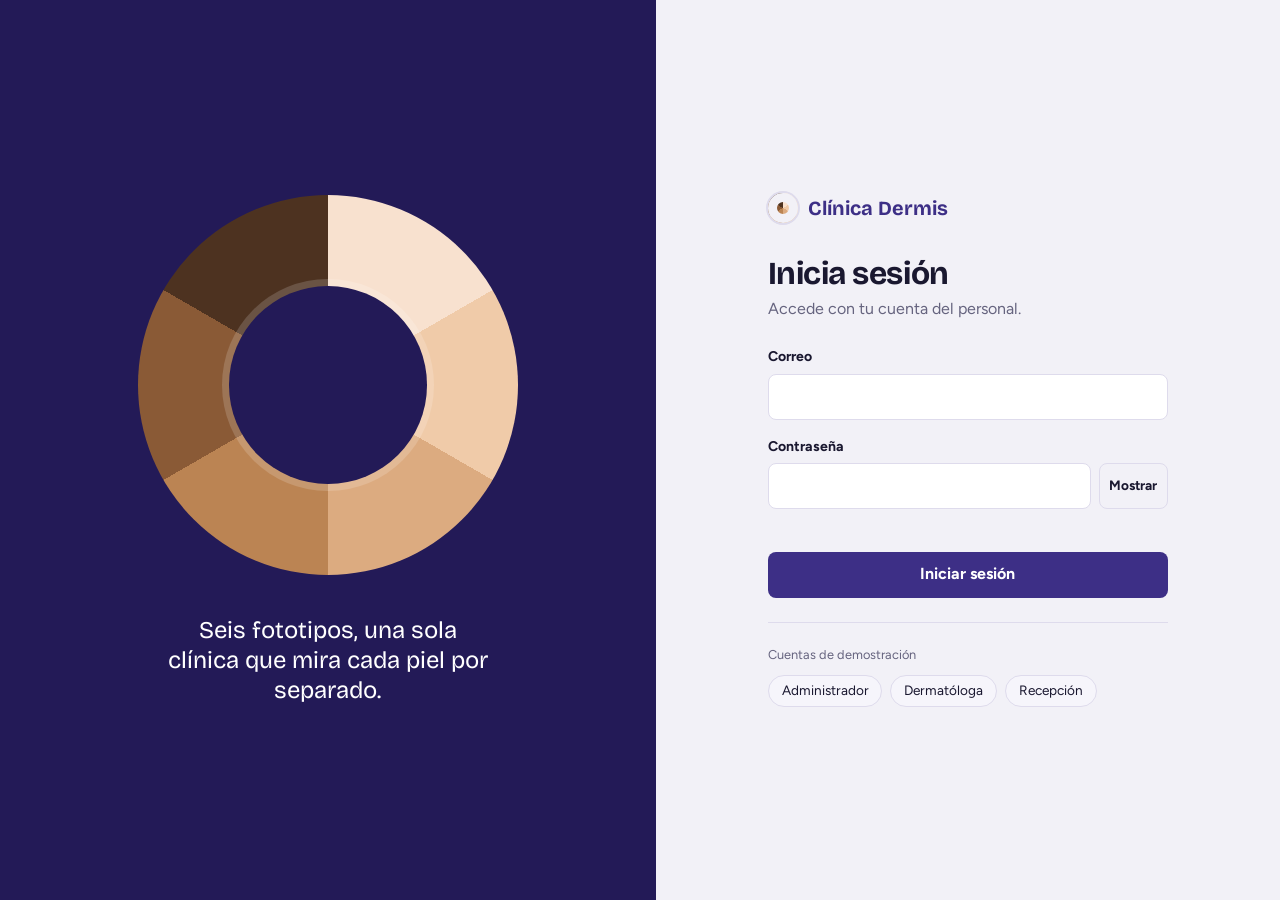
<file: index.html>
<!DOCTYPE html>
<html lang="es"><head><meta charset="UTF-8"><meta name="viewport" content="width=device-width,initial-scale=1">
<link rel="preconnect" href="https://fonts.googleapis.com"><link rel="preconnect" href="https://fonts.gstatic.com" crossorigin>
<link href="https://fonts.googleapis.com/css2?family=Bricolage+Grotesque:opsz,wght@12..96,500;12..96,700&family=Figtree:wght@400;500;700&display=swap" rel="stylesheet">
<link rel="stylesheet" href="css/styles.css">
<script>document.documentElement.dataset.theme=localStorage.getItem("derma_tema")||(matchMedia("(prefers-color-scheme: dark)").matches?"dark":"light")</script><title>Clínica Dermis</title></head>
<body>
<div class="app">
  <aside class="sidebar">
    <div class="marca"><span class="logo"></span>Clínica Dermis</div>
    <nav id="nav" aria-label="Principal"></nav>
    <div class="side-foot">
      <div class="tonos"><i></i><i></i><i></i><i></i><i></i><i></i></div>
      <div id="usuario" class="usuario"></div>
      <button class="btn side" id="tema"></button>
      <button class="btn side" id="salir"></button>
    </div>
  </aside>
  <main class="main">
    <header class="top"><h1 id="titulo"></h1><span class="fecha" id="fecha"></span></header>
    <div id="vista"></div>
  </main>
</div>
<script type="module" src="js/app.js"></script>
</body></html>
</file>
<file: css/styles.css>
/* Clínica Dermis · paleta H&E (hematoxilina y eosina) + escala de fototipos de Fitzpatrick */
:root{
  --bg:#f2f1f7;--surface:#fff;--surface-2:#f6f5fb;--ink:#1a1830;--muted:#66647f;--line:#dedbec;
  --primary:#3d2f86;--primary-ink:#fff;--primary-soft:#e8e5fa;--accent:#e5628f;--side:#231a57;
  --ok:#12805f;--warn:#b97a0a;--danger:#c8362f;
  --ok-t:#0d6b50;--warn-t:#7a5200;--danger-t:#a82a24;
  --f1:#f8e1cf;--f2:#f0cba9;--f3:#dcab80;--f4:#bb8453;--f5:#8a5a36;--f6:#4d3220;
  --display:'Bricolage Grotesque',system-ui,sans-serif;--sans:'Figtree',system-ui,sans-serif;
}
[data-theme=dark]{
  color-scheme:dark;
  --bg:#12102a;--surface:#1b1838;--surface-2:#221f45;--ink:#ece9fb;--muted:#a09dc0;--line:#2f2b57;
  --primary:#a99bff;--primary-ink:#14102f;--primary-soft:#2a2556;--side:#0d0b20;
  --ok-t:#5fe0b5;--warn-t:#f2c25e;--danger-t:#ff8b84;
}
*{box-sizing:border-box;margin:0;padding:0}
body{font-family:var(--sans);background:var(--bg);color:var(--ink);min-height:100vh;line-height:1.55}
h1,h2,h3{font-family:var(--display);font-weight:700;letter-spacing:-.015em;line-height:1.15}
h3{font-size:1.1rem;margin-bottom:1rem}
a{color:inherit;text-decoration:none}
small,.muted{color:var(--muted)} small{font-size:.8rem}
:focus-visible{outline:3px solid var(--accent);outline-offset:2px}
button{font:inherit;cursor:pointer}

/* Marca y tira de fototipos */
.marca{display:flex;align-items:center;gap:.65rem;font-family:var(--display);font-size:1.25rem;font-weight:700}
.logo{width:30px;height:30px;border-radius:50%;flex:none;
  background:conic-gradient(var(--f1) 0 60deg,var(--f2) 0 120deg,var(--f3) 0 180deg,var(--f4) 0 240deg,var(--f5) 0 300deg,var(--f6) 0 360deg);
  box-shadow:inset 0 0 0 9px var(--side),0 0 0 2px rgba(255,255,255,.25)}
.tonos{display:flex;height:6px;border-radius:3px;overflow:hidden}
.tonos i{flex:1}
.tonos i:nth-child(1){background:var(--f1)}.tonos i:nth-child(2){background:var(--f2)}.tonos i:nth-child(3){background:var(--f3)}
.tonos i:nth-child(4){background:var(--f4)}.tonos i:nth-child(5){background:var(--f5)}.tonos i:nth-child(6){background:var(--f6)}

/* Estructura */
.app{display:grid;grid-template-columns:250px 1fr;min-height:100vh}
.sidebar{position:sticky;top:0;height:100vh;display:flex;flex-direction:column;gap:1.75rem;padding:1.5rem 1rem;background:var(--side);color:#fff}
.sidebar .marca .logo{box-shadow:inset 0 0 0 9px var(--side),0 0 0 2px rgba(255,255,255,.3)}
#nav{display:flex;flex-direction:column;gap:.2rem;flex:1}
#nav a{display:flex;align-items:center;gap:.75rem;padding:.65rem .85rem;border-radius:8px;color:rgba(255,255,255,.72);font-weight:500;border-left:3px solid transparent;transition:background .2s,color .2s}
#nav a:hover{background:rgba(255,255,255,.08);color:#fff}
#nav a.activa{background:rgba(255,255,255,.13);color:#fff;border-left-color:var(--accent);font-weight:700}
.side-foot{display:flex;flex-direction:column;gap:.5rem}
.usuario{display:flex;align-items:center;gap:.7rem;padding:.6rem 0}
.usuario strong{display:block;font-size:.9rem;line-height:1.2}
.usuario small{color:rgba(255,255,255,.6)}
.avatar{width:38px;height:38px;border-radius:50%;display:grid;place-items:center;background:var(--accent);color:#fff;font-weight:700;font-size:.85rem;flex:none}
.avatar.sm{width:32px;height:32px;font-size:.72rem;background:var(--primary);color:var(--primary-ink)}
.main{padding:2rem clamp(1rem,3vw,2.75rem) 3rem;min-width:0}
.top{display:flex;justify-content:space-between;align-items:baseline;gap:1rem;margin-bottom:1.5rem;flex-wrap:wrap}
.top h1{font-size:2rem}
.fecha{color:var(--muted);text-transform:capitalize}
.entra{animation:entra .35s ease both}
@keyframes entra{from{opacity:0;transform:translateY(8px)}to{opacity:1;transform:none}}

/* Componentes base */
.card{background:var(--surface);border:1px solid var(--line);border-radius:10px;padding:1.4rem}
.grid{display:grid;gap:1.25rem;margin-bottom:1.25rem}
.dos{grid-template-columns:repeat(auto-fit,minmax(320px,1fr))}
.split{display:grid;grid-template-columns:minmax(300px,420px) 1fr;gap:1.25rem;align-items:start}
.vacio{padding:2rem;text-align:center;color:var(--muted)}
.cargando{padding:3rem;text-align:center;color:var(--muted)}
.btn{display:inline-flex;align-items:center;justify-content:center;gap:.45rem;padding:.6rem 1.1rem;border-radius:8px;border:1px solid transparent;font-weight:700;transition:filter .15s,background .15s}
.btn.primary{background:var(--primary);color:var(--primary-ink)}
.btn.primary:hover{filter:brightness(1.12)}
.btn.ghost{background:transparent;border-color:var(--line);color:var(--ink)}
.btn.ghost:hover{background:var(--surface-2)}
.btn.side{background:transparent;color:rgba(255,255,255,.75);justify-content:flex-start;padding:.5rem .6rem;font-weight:500}
.btn.side:hover{background:rgba(255,255,255,.08);color:#fff}
.btn.sm{padding:.35rem .6rem;font-size:.85rem}
.btn.block{width:100%}
.btn:disabled{opacity:.55;cursor:wait}
.danger-t{color:var(--danger-t)}
.field{display:flex;flex-direction:column;gap:.35rem;margin-bottom:1rem}
.field label,.check{font-size:.88rem;font-weight:700}
.row{display:grid;grid-template-columns:1fr 1fr;gap:1rem}
input,select,textarea{font:inherit;color:var(--ink);background:var(--surface);border:1px solid var(--line);border-radius:8px;padding:.6rem .75rem;width:100%}
input:focus,select:focus,textarea:focus{outline:2px solid var(--primary);border-color:transparent}
textarea{resize:vertical;min-height:70px}
.check{display:flex;align-items:center;gap:.6rem;margin-bottom:.8rem;font-weight:500}
.check input{width:auto}
input[type=range]{padding:0;accent-color:var(--primary)}
.barra{display:flex;justify-content:space-between;align-items:center;gap:1rem;margin-bottom:1.25rem;flex-wrap:wrap}
.buscar{display:flex;align-items:center;gap:.6rem;background:var(--surface);border:1px solid var(--line);border-radius:8px;padding:0 .8rem;min-width:min(340px,100%)}
.buscar input{border:0;background:transparent;padding:.65rem 0}
.buscar input:focus{outline:none}
.buscar:focus-within{outline:2px solid var(--primary)}
.filtros{display:flex;gap:.6rem;flex-wrap:wrap;align-items:center}
.filtros input,.filtros select{width:auto}
.error{color:var(--danger-t);min-height:1.4em;font-size:.9rem;margin-bottom:.4rem}

/* Tablas e insignias */
.tabla-wrap{padding:0;overflow-x:auto}
table{width:100%;border-collapse:collapse}
th{text-align:left;font-size:.82rem;color:var(--muted);font-weight:700;padding:.85rem 1rem;border-bottom:1px solid var(--line);white-space:nowrap}
td{padding:.8rem 1rem;border-bottom:1px solid var(--line);vertical-align:middle}
tr:last-child td{border-bottom:0}
tbody tr:hover{background:var(--surface-2)}
.persona{display:flex;align-items:center;gap:.75rem}
.persona small{display:block}
.acciones{white-space:nowrap;text-align:right}
.dot{display:inline-block;width:12px;height:12px;border-radius:50%;margin-right:.45rem;vertical-align:-1px;box-shadow:inset 0 0 0 1px rgba(0,0,0,.15)}
.badge{display:inline-block;padding:.15rem .55rem;border-radius:5px;font-size:.78rem;font-weight:700;margin-right:.3rem}
.badge.ok{background:rgba(18,128,95,.14);color:var(--ok-t)}
.badge.warn{background:rgba(185,122,10,.16);color:var(--warn-t)}
.badge.danger{background:rgba(200,54,47,.14);color:var(--danger-t)}
.badge.info{background:var(--primary-soft);color:var(--primary)}
.badge.muted{background:var(--surface-2);color:var(--muted)}

/* Modal y avisos */
.overlay{position:fixed;inset:0;background:rgba(18,12,48,.55);backdrop-filter:blur(3px);display:grid;place-items:center;padding:1rem;z-index:50;animation:entra .2s ease both}
.modal{background:var(--surface);border-radius:12px;width:100%;max-height:92vh;overflow:auto;box-shadow:0 24px 60px rgba(10,6,40,.4)}
.modal header{display:flex;justify-content:space-between;align-items:center;padding:1.1rem 1.4rem;border-bottom:1px solid var(--line);position:sticky;top:0;background:var(--surface)}
.modal header h3{margin:0}
.modal .body{padding:1.4rem}
.modal footer{display:flex;justify-content:flex-end;gap:.6rem;margin-top:.5rem}
#toasts{position:fixed;right:1rem;bottom:1rem;display:flex;flex-direction:column;gap:.5rem;z-index:60}
.toast{background:var(--ink);color:var(--bg);padding:.75rem 1.1rem;border-radius:8px;font-weight:500;border-left:4px solid var(--ok);animation:entra .25s ease both;transition:opacity .35s}
.toast.error{border-left-color:var(--danger)}
.toast.out{opacity:0}

/* Panel */
.inicio{margin-bottom:1.5rem}
.inicio h2{font-size:clamp(1.6rem,3vw,2.3rem);margin-bottom:.3rem}
.inicio .tonos{max-width:220px;margin-top:1rem}
.banda{display:grid;grid-template-columns:repeat(auto-fit,minmax(170px,1fr));padding:0;margin-bottom:1.25rem}
.banda>div{padding:1.3rem 1.5rem;border-left:1px solid var(--line)}
.banda>div:first-child{border-left:0}
.banda b{display:block;font-family:var(--display);font-size:2.4rem;line-height:1;margin-bottom:.35rem}
.banda span{color:var(--muted);font-size:.9rem}
.banda .alerta b{color:var(--danger-t)}
.bars{display:flex;align-items:stretch;gap:.7rem;height:190px}
.bar{flex:1;display:flex;flex-direction:column;align-items:center;gap:.35rem}
.bar .col{flex:1;width:100%;display:flex;align-items:flex-end}
.bar i{display:block;width:100%;border-radius:6px 6px 2px 2px;background:var(--primary);min-height:4px}
.bar i.cero{background:var(--line)}
.bar .n{font-weight:700;font-size:.9rem}
.heat{display:flex;align-items:center;gap:1.5rem;flex-wrap:wrap}
.leyenda{list-style:none;flex:1;min-width:140px;display:flex;flex-direction:column;gap:.5rem}
.leyenda li{display:flex;justify-content:space-between;border-bottom:1px dashed var(--line);padding-bottom:.4rem}
.item{display:grid;grid-template-columns:82px 1fr auto;gap:.8rem;align-items:center;padding:.7rem 0;border-bottom:1px solid var(--line)}
.item:last-child{border-bottom:0}
.item small{display:block}

/* Mapa corporal */
.mapa{width:140px;flex:none}
.mapa .zona>*{fill:var(--zona,var(--surface-2));stroke:var(--primary);stroke-width:1.6;transition:fill .15s}
.mapa.pick .zona{cursor:pointer}
.mapa.pick .zona:hover>*{fill:var(--primary-soft)}
.mapa .zona.sel>*{fill:var(--primary)}
.mapa-wrap{display:flex;justify-content:center;background:var(--surface-2);border-radius:8px;padding:.8rem}
.mapa-wrap .mapa{width:150px}

/* Agenda */
.cita{display:grid;grid-template-columns:96px 1fr auto;gap:1rem;align-items:center;padding:1rem 1.2rem;border-radius:10px;background:var(--surface);border:1px solid var(--line);border-left:5px solid var(--c,var(--primary));margin-bottom:.7rem}
.cita .hora{font-family:var(--display);font-weight:700;font-size:1.05rem}
.cita.e-programada{--c:var(--warn)}.cita.e-confirmada{--c:var(--ok)}.cita.e-atendida{--c:var(--muted)}
.cita.e-cancelada{--c:var(--danger);opacity:.6}
.cita .btns{display:flex;gap:.4rem;flex-wrap:wrap;justify-content:flex-end}
.hueco{margin-bottom:1rem;color:var(--muted)}
.slots{display:flex;flex-wrap:wrap;gap:.45rem}
.slot input{position:absolute;opacity:0;width:0}
.slot span{display:inline-block;padding:.4rem .8rem;border:1px solid var(--line);border-radius:999px;cursor:pointer;font-size:.88rem}
.slot input:checked+span{background:var(--primary);color:var(--primary-ink);border-color:var(--primary)}
.slot input:focus-visible+span{outline:3px solid var(--accent)}

/* Lesiones: semáforo ABCDE */
.semaforo{display:flex;gap:1rem;padding:1rem;border-radius:10px;background:var(--surface-2);margin-bottom:1rem;border:1px solid var(--line)}
.luces{display:flex;flex-direction:column;gap:6px;background:#15122e;padding:8px;border-radius:20px;align-self:flex-start}
.luces i{width:20px;height:20px;border-radius:50%;background:#2d2a52}
.semaforo.ok .luces i:nth-child(1).on{background:#2fd49a;box-shadow:0 0 12px #2fd49a}
.semaforo.warn .luces i:nth-child(2).on{background:#f2b53a;box-shadow:0 0 12px #f2b53a}
.semaforo.danger .luces i:nth-child(3).on{background:#ff5a52;box-shadow:0 0 12px #ff5a52}
.semaforo p{margin:.25rem 0 .6rem}
.chips{display:flex;gap:.4rem;margin-bottom:.5rem}
.chips span{background:var(--surface);border:1px solid var(--line);border-radius:6px;padding:.1rem .5rem;font-size:.85rem}
.chips b{margin-left:.35rem;color:var(--primary)}
.abcde .row{margin-bottom:0}

/* Riesgo solar */
.tipos{display:flex;gap:.5rem;flex-wrap:wrap}
.tipo input{position:absolute;opacity:0;width:0}
.tipo span{display:grid;place-items:center;width:46px;height:46px;border-radius:50%;background:var(--c);color:var(--t);font-weight:700;cursor:pointer;border:2px solid transparent;transition:transform .15s}
.tipo input:checked+span{box-shadow:0 0 0 3px var(--surface),0 0 0 5px var(--primary);transform:scale(1.06)}
.tipo input:focus-visible+span{outline:3px solid var(--accent);outline-offset:3px}
.resultado-solar{text-align:center}
.gauge{width:170px;aspect-ratio:1;border-radius:50%;margin:0 auto 1rem;display:grid;place-items:center;background:conic-gradient(var(--c) calc(var(--v)*1%),var(--surface-2) 0)}
.gauge .in{width:78%;aspect-ratio:1;border-radius:50%;background:var(--surface);display:grid;place-content:center}
.gauge b{font-family:var(--display);font-size:2.6rem;line-height:1}
.tiempos{display:grid;grid-template-columns:1fr 1fr;gap:1rem;margin:1.2rem 0;text-align:left}
.tiempos>div{background:var(--surface-2);border-radius:8px;padding:.8rem 1rem}
.tiempos b{display:block;font-family:var(--display);font-size:1.5rem}
.recs{text-align:left;padding-left:1.2rem;display:flex;flex-direction:column;gap:.45rem}

/* Ficha del paciente */
.ficha{display:grid;grid-template-columns:1fr 1fr;gap:.9rem 1.5rem;margin-bottom:1.2rem}
.ficha small{display:block}
.mini{list-style:none;margin-bottom:1rem}
.mini li{display:flex;justify-content:space-between;gap:1rem;padding:.4rem 0;border-bottom:1px solid var(--line);font-size:.92rem}

/* Login */
.login{display:grid;grid-template-columns:1.05fr 1fr;min-height:100vh}
.login-art{background:var(--side);color:#fff;display:flex;flex-direction:column;align-items:center;justify-content:center;gap:2.5rem;padding:2rem}
.rueda{width:min(380px,72%);aspect-ratio:1;border-radius:50%;position:relative;
  background:conic-gradient(var(--f1) 0 60deg,var(--f2) 0 120deg,var(--f3) 0 180deg,var(--f4) 0 240deg,var(--f5) 0 300deg,var(--f6) 0 360deg);
  animation:gira 1.6s cubic-bezier(.2,.8,.2,1) both}
.rueda::after{content:'';position:absolute;inset:24%;border-radius:50%;background:var(--side);box-shadow:0 0 0 7px rgba(255,255,255,.16)}
@keyframes gira{from{transform:rotate(-140deg) scale(.85);opacity:0}to{transform:none;opacity:1}}
.lema{font-family:var(--display);font-size:1.5rem;max-width:22ch;text-align:center;line-height:1.25}
.login-form{display:grid;place-items:center;padding:2rem}
.login-card{width:min(400px,100%)}
.login-card .marca{color:var(--primary);margin-bottom:2rem}
.login-card h2{font-size:2rem;margin-bottom:.3rem}
.login-card .muted{margin-bottom:1.5rem}
.login-card .logo{box-shadow:inset 0 0 0 9px var(--bg),0 0 0 2px var(--line)}
.pass{display:flex;gap:.5rem}
.demo{margin-top:1.5rem;padding-top:1.2rem;border-top:1px solid var(--line)}
.demo div{display:flex;gap:.5rem;flex-wrap:wrap;margin-top:.5rem}
.demo button{background:var(--surface-2);border:1px solid var(--line);border-radius:999px;padding:.3rem .8rem;color:var(--ink);font-size:.85rem}
.demo button:hover{border-color:var(--primary)}

/* Adaptable */
@media (max-width:900px){
  .app{grid-template-columns:1fr}
  .sidebar{position:static;height:auto;flex-direction:row;flex-wrap:wrap;align-items:center;padding:.8rem 1rem;gap:.8rem}
  #nav{flex-direction:row;flex-wrap:wrap;flex:1}
  #nav a span{display:none}
  .side-foot{flex-direction:row;align-items:center;width:100%}
  .side-foot .tonos{display:none}
  .split{grid-template-columns:1fr}
  .login{grid-template-columns:1fr}
  .login-art{display:none}
  .cita{grid-template-columns:1fr}
  .cita .btns{justify-content:flex-start}
}
@media (prefers-reduced-motion:reduce){*{animation:none!important;transition:none!important}}

.cita .hora small{display:block;font-family:var(--sans);font-weight:400}
</file>
